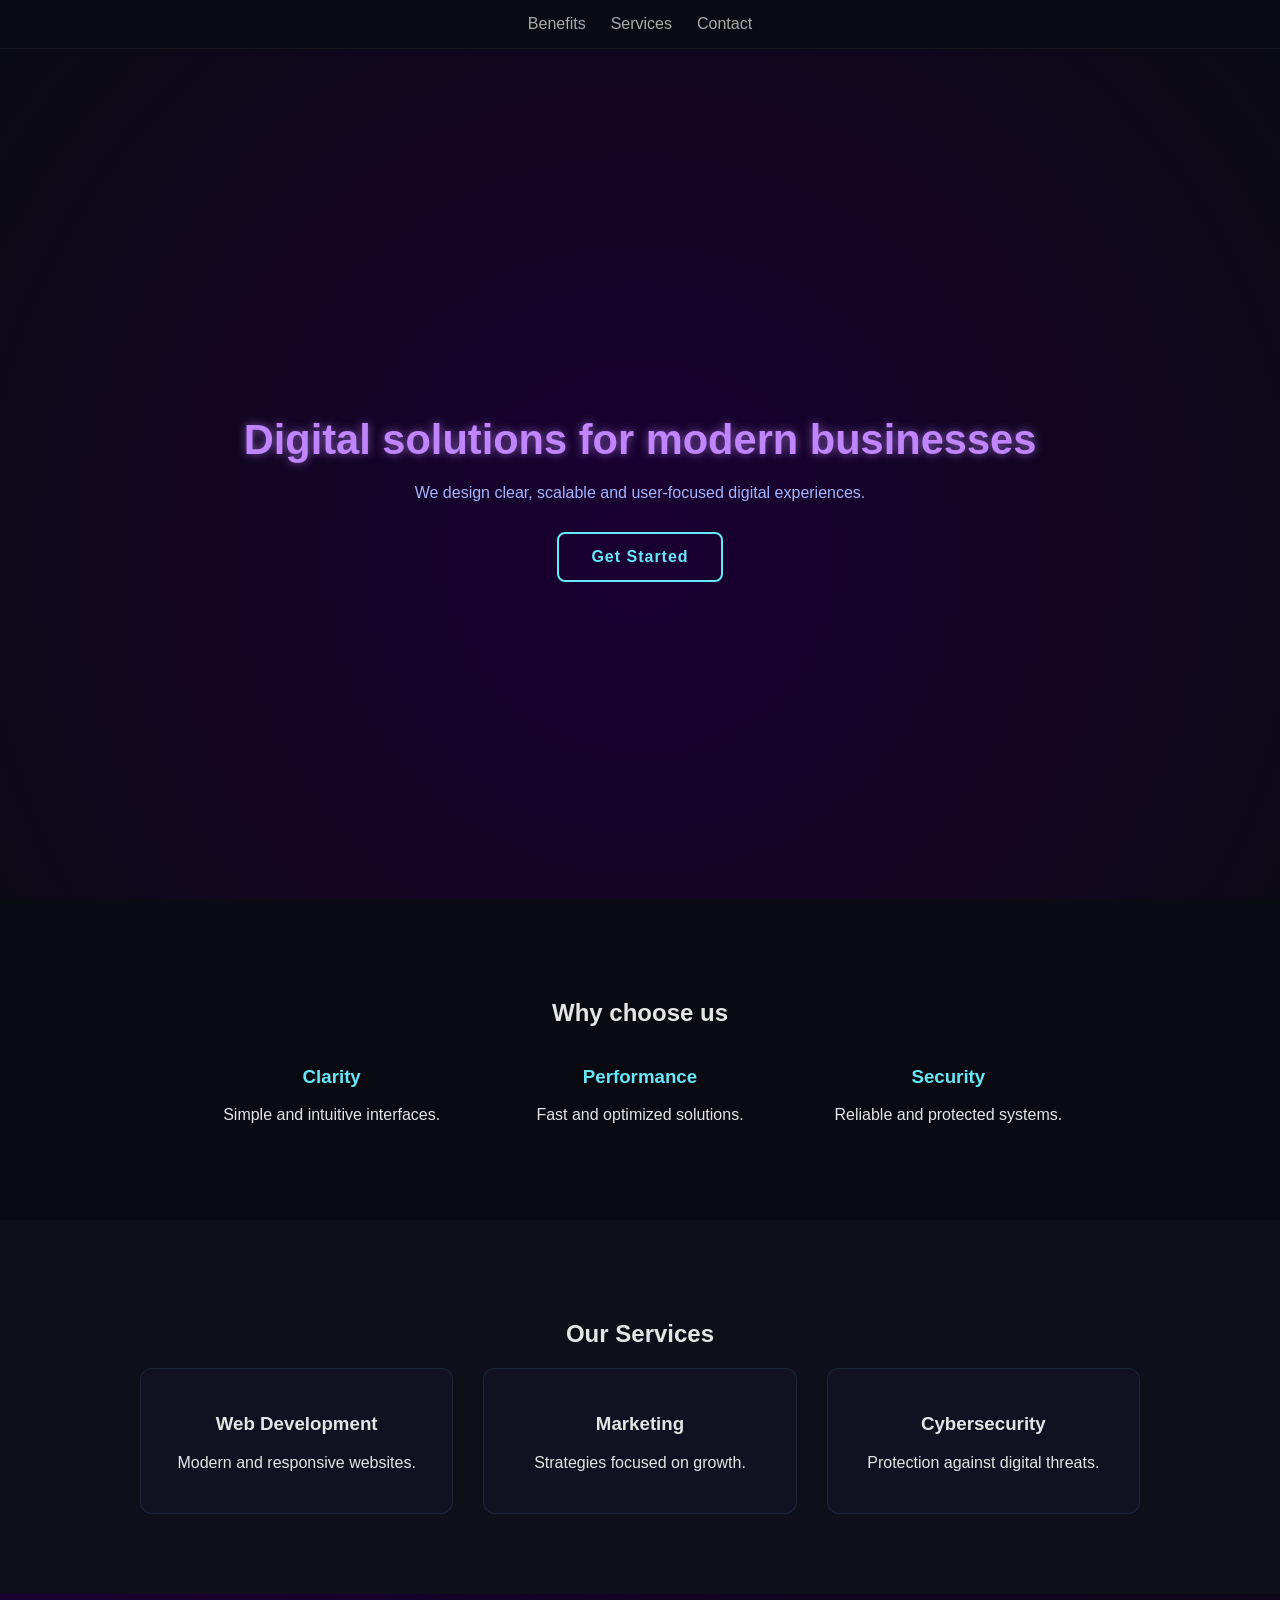
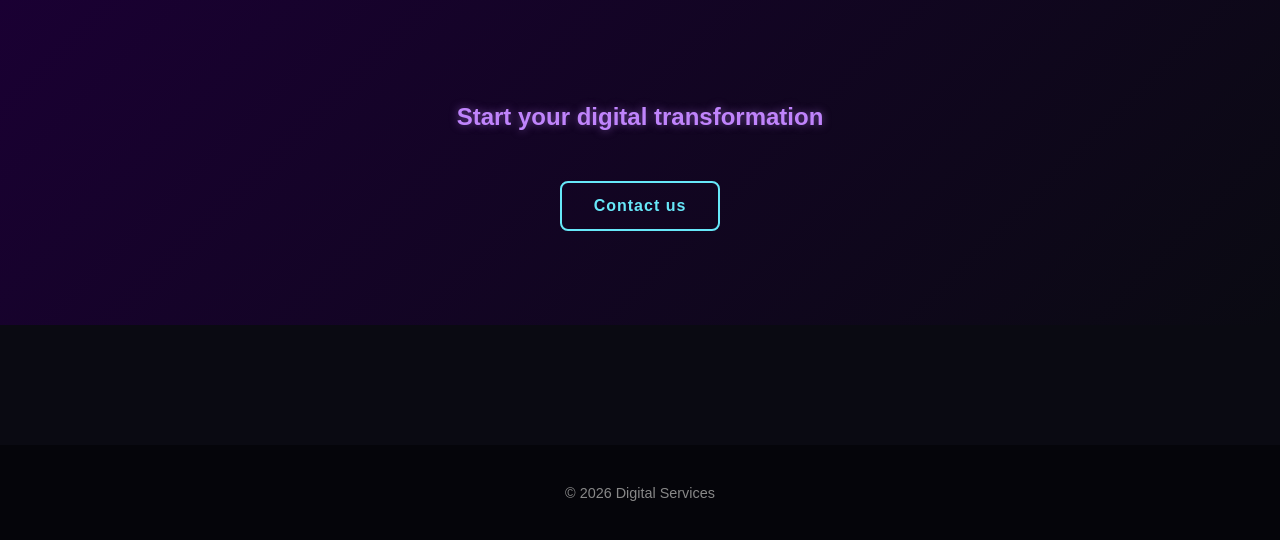
<file: index.html>
<!DOCTYPE html>
<html lang="en">
<head>
  <meta charset="UTF-8">
  <meta name="viewport" content="width=device-width, initial-scale=1.0">
  <title>Digital Services Interface</title>
  <meta name="description" content="Digital solutions for modern businesses">
  <link rel="stylesheet" href="style.css">
</head>

<body>

<header>
  <nav class="nav" aria-label="Main navigation">

    <!-- BOTÓN HAMBURGUESA ACCESIBLE -->
    <button 
      class="menu-toggle" 
      id="menu-toggle"
      aria-label="Toggle navigation"
      aria-expanded="false"
      aria-controls="nav-links"
    >
      <span></span>
      <span></span>
      <span></span>
    </button>

    <!-- MENÚ -->
    <div 
      class="nav-links" 
      id="nav-links"
    >
      <a href="#benefits">Benefits</a>
      <a href="#services">Services</a>
      <a href="#cta">Contact</a>
    </div>

  </nav>
</header>

<!-- HERO -->
<section class="hero">
  <div class="hero-bg"></div>

  <div class="hero-content">
    <h1>Digital solutions for modern businesses</h1>
    <p>We design clear, scalable and user-focused digital experiences.</p>
    <a href="#cta" class="btn neon-btn">Get Started</a>
  </div>
</section>

<!-- MAIN CONTENT -->
<main>

  <!-- BENEFITS -->
  <section id="benefits" class="benefits reveal">
    <h2>Why choose us</h2>

    <div class="benefits-grid">
      <div>
        <h3>Clarity</h3>
        <p>Simple and intuitive interfaces.</p>
      </div>

      <div>
        <h3>Performance</h3>
        <p>Fast and optimized solutions.</p>
      </div>

      <div>
        <h3>Security</h3>
        <p>Reliable and protected systems.</p>
      </div>
    </div>
  </section>

  <!-- SERVICES -->
  <section id="services" class="services reveal">
    <h2>Our Services</h2>

    <div class="services-grid">
      <div class="card reveal delay-1">
        <h3>Web Development</h3>
        <p>Modern and responsive websites.</p>
      </div>

      <div class="card reveal delay-2">
        <h3>Marketing</h3>
        <p>Strategies focused on growth.</p>
      </div>

      <div class="card reveal delay-3">
        <h3>Cybersecurity</h3>
        <p>Protection against digital threats.</p>
      </div>
    </div>
  </section>

  <!-- CTA -->
  <section id="cta" class="cta reveal">
    <h2>Start your digital transformation</h2>
    <a href="#benefits" class="btn neon-btn">Contact us</a>
  </section>

</main>

<!-- FOOTER -->
<footer>
  <p>© 2026 Digital Services</p>
</footer>

<!-- JS -->
<script src="script.js"></script>

</body>
</html>
</file>
<file: style.css>
html{
  scroll-behavior:smooth;
}

/* ================= BASE ================= */
body{
  margin:0;
  font-family: 'Segoe UI', sans-serif;
  background:#0a0a12;
  color:#e5e5e5;
  text-align:center;
  overflow-x:hidden;
}

/* ================= ACCESIBILIDAD ================= */
a:focus,
button:focus{
  outline:2px solid #67e8f9;
  outline-offset:3px;
}

/* ================= NAV ================= */
.nav{
  position:sticky;
  top:0;
  background:#0a0a12;
  padding:15px 20px;
  z-index:1000;

  display:flex;
  justify-content:center;
  align-items:center;

  gap:25px;
  border-bottom:1px solid rgba(255,255,255,0.05);
}

/* NAV LINKS */
.nav-links{
  display:flex;
  gap:25px;
}

.nav a{
  color:#aaa;
  text-decoration:none;
  font-weight:500;
  transition:0.3s;
}

.nav a:hover{
  color:#fff;
}

.nav a.active{
  color:#67e8f9;
  text-shadow:0 0 8px #67e8f9;
}

/* ================= HAMBURGUESA ================= */
.menu-toggle{
  display:none;
  flex-direction:column;
  cursor:pointer;
  gap:5px;
  background:none;
  border:none;
}

.menu-toggle span{
  width:25px;
  height:3px;
  background:#67e8f9;
  display:block;
  transition:0.3s;
}

/* ANIMACIÓN */
.menu-toggle.active span:nth-child(1){
  transform:rotate(45deg) translate(5px,5px);
}

.menu-toggle.active span:nth-child(2){
  opacity:0;
}

.menu-toggle.active span:nth-child(3){
  transform:rotate(-45deg) translate(6px,-6px);
}

/* ================= HERO ================= */
.hero{
  min-height:70vh;
  padding:120px 20px 100px;
  background:radial-gradient(circle at top, #1a0033, #0a0a12);
  position:relative;
  overflow:hidden;
  display:flex;
  align-items:center;
  justify-content:center;
  flex-direction:column;
}

.hero h1{
  font-size:2.6rem;
  margin-bottom:20px;
  color:#c084fc;
  text-shadow:0 0 10px rgba(192,132,252,0.6);
}

.hero p{
  max-width:600px;
  margin:auto;
  color:#a5b4fc;
}

.hero-bg{
  position:absolute;
  top:0;
  left:0;
  width:100%;
  height:120%;
  background:radial-gradient(circle, #1a0033, #0a0a12);
  z-index:0;
  transition:transform 0.1s linear;
  will-change:transform; /* 🔥 mejora rendimiento */
}

.hero-content{
  position:relative;
  z-index:2;
}

/* ================= BOTÓN NEÓN ================= */
.neon-btn{
  display:inline-block;
  margin-top:30px;
  padding:14px 32px;
  border-radius:8px;
  text-decoration:none;
  font-weight:600;
  letter-spacing:1px;
  color:#67e8f9;
  border:2px solid #67e8f9;
  position:relative;
  overflow:hidden;
  transition:all 0.3s ease;
}

.neon-btn:hover{
  color:#fff;
  border-color:#c084fc;
  box-shadow:
    0 0 8px #67e8f9,
    0 0 20px #67e8f9,
    0 0 40px #c084fc;
  transform:translateY(-3px);
}

.neon-btn::before{
  content:"";
  position:absolute;
  top:0;
  left:-100%;
  width:100%;
  height:100%;
  background:linear-gradient(
    120deg,
    transparent,
    rgba(255,255,255,0.3),
    transparent
  );
  transition:0.6s;
}

.neon-btn:hover::before{
  left:100%;
}

.neon-btn:active{
  transform:scale(0.95);
  box-shadow:0 0 10px #c084fc;
}

/* ================= SCROLL REVEAL ================= */
.reveal{
  opacity:0;
  transform:translateY(60px);
  transition:all 0.8s ease;
}

.reveal.active{
  opacity:1;
  transform:translateY(0);
}

/* DELAYS */
.reveal.delay-1{ transition-delay:0.2s; }
.reveal.delay-2{ transition-delay:0.4s; }
.reveal.delay-3{ transition-delay:0.6s; }

/* ================= MAIN ================= */
main{
  min-height:100vh;
  padding-bottom:120px;
}

/* ================= SECTIONS ================= */
section{
  padding:80px 20px;
  scroll-margin-top:80px;
}

/* ================= BENEFITS ================= */
.benefits-grid{
  display:grid;
  grid-template-columns:repeat(auto-fit, minmax(200px,1fr));
  gap:25px;
  max-width:900px;
  margin:auto;
}

.benefits h3{
  color:#67e8f9;
}

/* ================= SERVICES ================= */
.services{
  background:#0f0f1a;
}

.services-grid{
  display:grid;
  grid-template-columns:repeat(auto-fit, minmax(250px,1fr));
  gap:30px;
  max-width:1000px;
  margin:auto;
}

.card{
  background:#111122;
  padding:25px;
  border-radius:12px;
  border:1px solid rgba(103,232,249,0.1);
  transition:0.3s;
}

.card:hover{
  transform:translateY(-6px);
  box-shadow:
    0 0 10px rgba(103,232,249,0.2),
    0 0 30px rgba(192,132,252,0.2);
}

/* ================= CTA ================= */
.cta{
  padding:90px 20px;
  background:linear-gradient(135deg, #1a0033, #0a0a12);
}

.cta h2{
  color:#c084fc;
  text-shadow:0 0 8px rgba(192,132,252,0.5);
}

/* ================= FOOTER ================= */
footer{
  padding:25px;
  background:#05050a;
  color:#888;
  font-size:0.9rem;
}

/* ================= RESPONSIVE ================= */

/* MOBILE */
@media (max-width: 768px){

  .nav{
    justify-content:center;
    padding:15px 20px;
  }

  .menu-toggle{
    display:flex;
    position:absolute;
    left:50%;
    transform:translateX(-50%);
  }

  .nav-links{
    position:absolute;
    top:60px;
    left:0;
    width:100%;
    background:#0a0a12;

    flex-direction:column;
    align-items:center;
    gap:20px;

    padding:20px 0;

    transform:translateY(-200%);
    transition:0.4s ease;
  }

  .nav-links.active{
    transform:translateY(0);
  }

  .hero{
    min-height:60vh;
    padding:80px 15px;
  }

  .hero h1{
    font-size:1.8rem;
  }

  .hero p{
    font-size:0.95rem;
  }

  .neon-btn{
    padding:12px 24px;
    font-size:0.9rem;
  }

  section{
    padding:60px 15px;
  }

  .services-grid,
  .benefits-grid{
    grid-template-columns:1fr;
  }
}

/* TABLET */
@media (min-width: 769px) and (max-width: 1024px){

  .hero{
    min-height:65vh;
  }

  .hero h1{
    font-size:2.2rem;
  }

  .services-grid{
    grid-template-columns:repeat(2, 1fr);
  }

  .benefits-grid{
    grid-template-columns:repeat(2, 1fr);
  }
}
</file>
